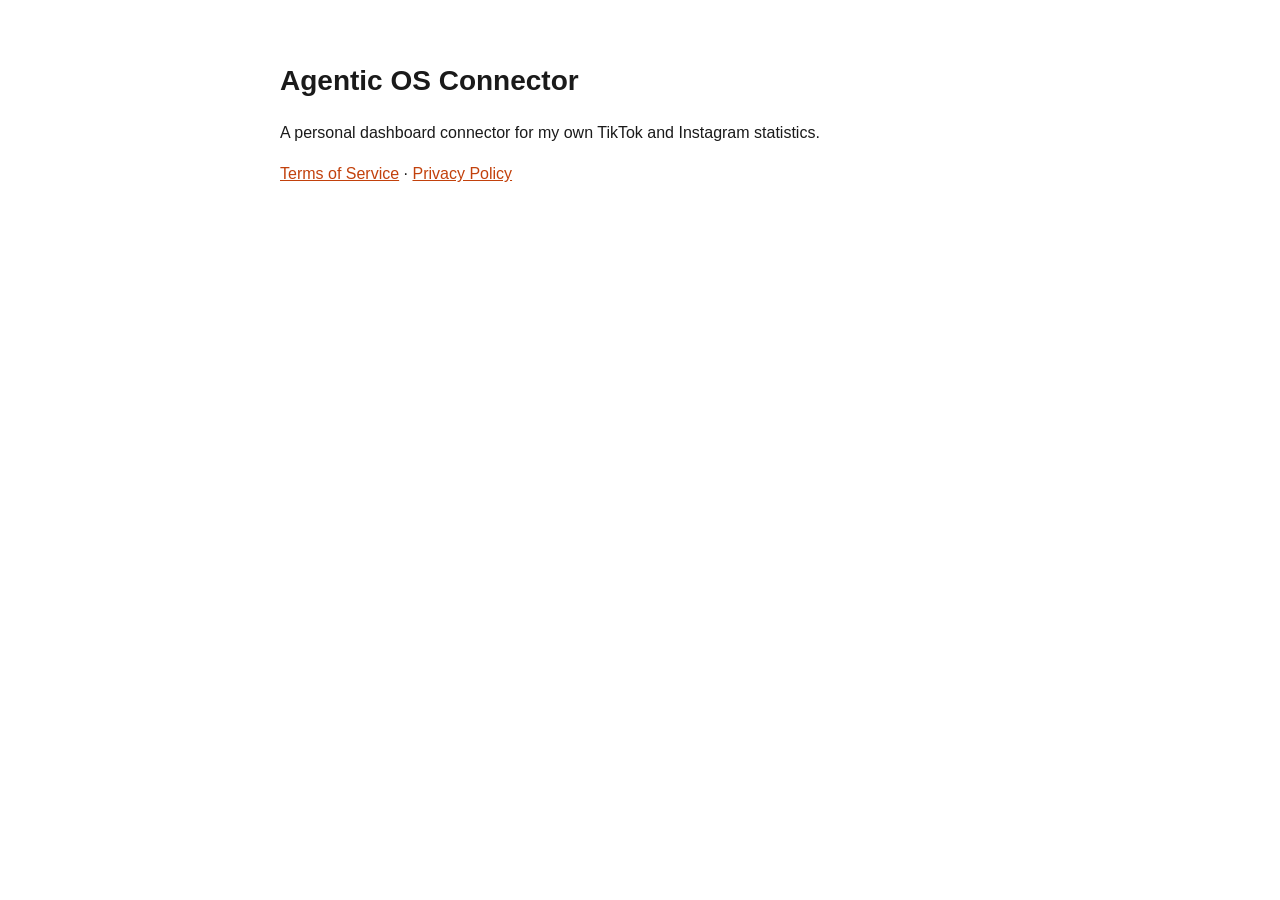
<file: index.html>
<!doctype html><html lang="en"><head><meta charset="utf-8"><meta name="viewport" content="width=device-width,initial-scale=1"><title>Agentic OS Connector</title><link rel="stylesheet" href="style.css"></head><body>
<h1>Agentic OS Connector</h1><p>A personal dashboard connector for my own TikTok and Instagram statistics.</p>
<p><a href="terms.html">Terms of Service</a> · <a href="privacy.html">Privacy Policy</a></p></body></html>
</file>
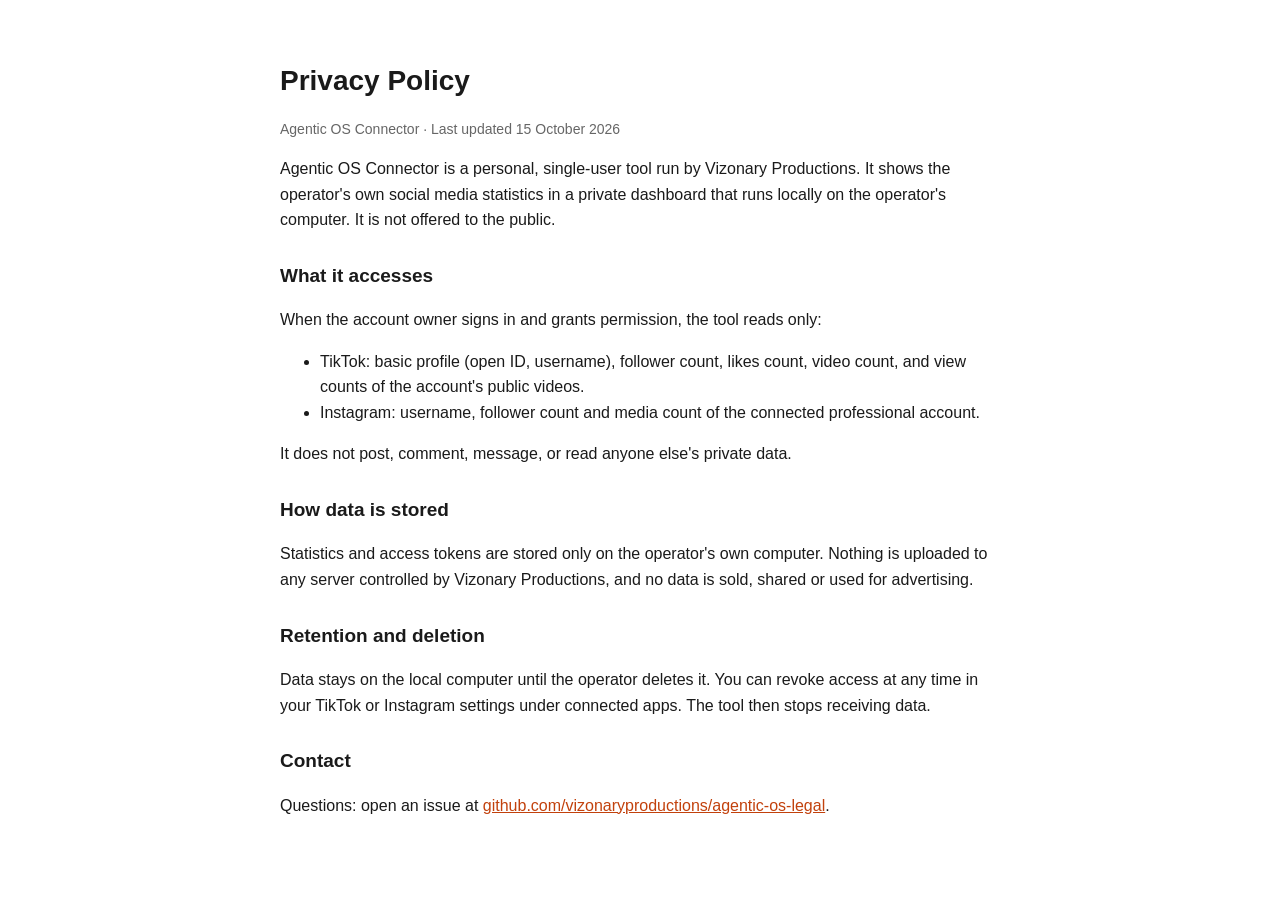
<file: privacy.html>
<!doctype html><html lang="en"><head><meta charset="utf-8"><meta name="viewport" content="width=device-width,initial-scale=1"><title>Privacy Policy · Agentic OS Connector</title><link rel="stylesheet" href="style.css"></head><body>
<h1>Privacy Policy</h1><p class="muted">Agentic OS Connector · Last updated 15 October 2026</p>
<p>Agentic OS Connector is a personal, single-user tool run by Vizonary Productions. It shows the operator's own social media statistics in a private dashboard that runs locally on the operator's computer. It is not offered to the public.</p>
<h2>What it accesses</h2>
<p>When the account owner signs in and grants permission, the tool reads only:</p>
<ul><li>TikTok: basic profile (open ID, username), follower count, likes count, video count, and view counts of the account's public videos.</li>
<li>Instagram: username, follower count and media count of the connected professional account.</li></ul>
<p>It does not post, comment, message, or read anyone else's private data.</p>
<h2>How data is stored</h2>
<p>Statistics and access tokens are stored only on the operator's own computer. Nothing is uploaded to any server controlled by Vizonary Productions, and no data is sold, shared or used for advertising.</p>
<h2>Retention and deletion</h2>
<p>Data stays on the local computer until the operator deletes it. You can revoke access at any time in your TikTok or Instagram settings under connected apps. The tool then stops receiving data.</p>
<h2>Contact</h2>
<p>Questions: open an issue at <a href="https://github.com/vizonaryproductions/agentic-os-legal/issues">github.com/vizonaryproductions/agentic-os-legal</a>.</p>
</body></html>
</file>
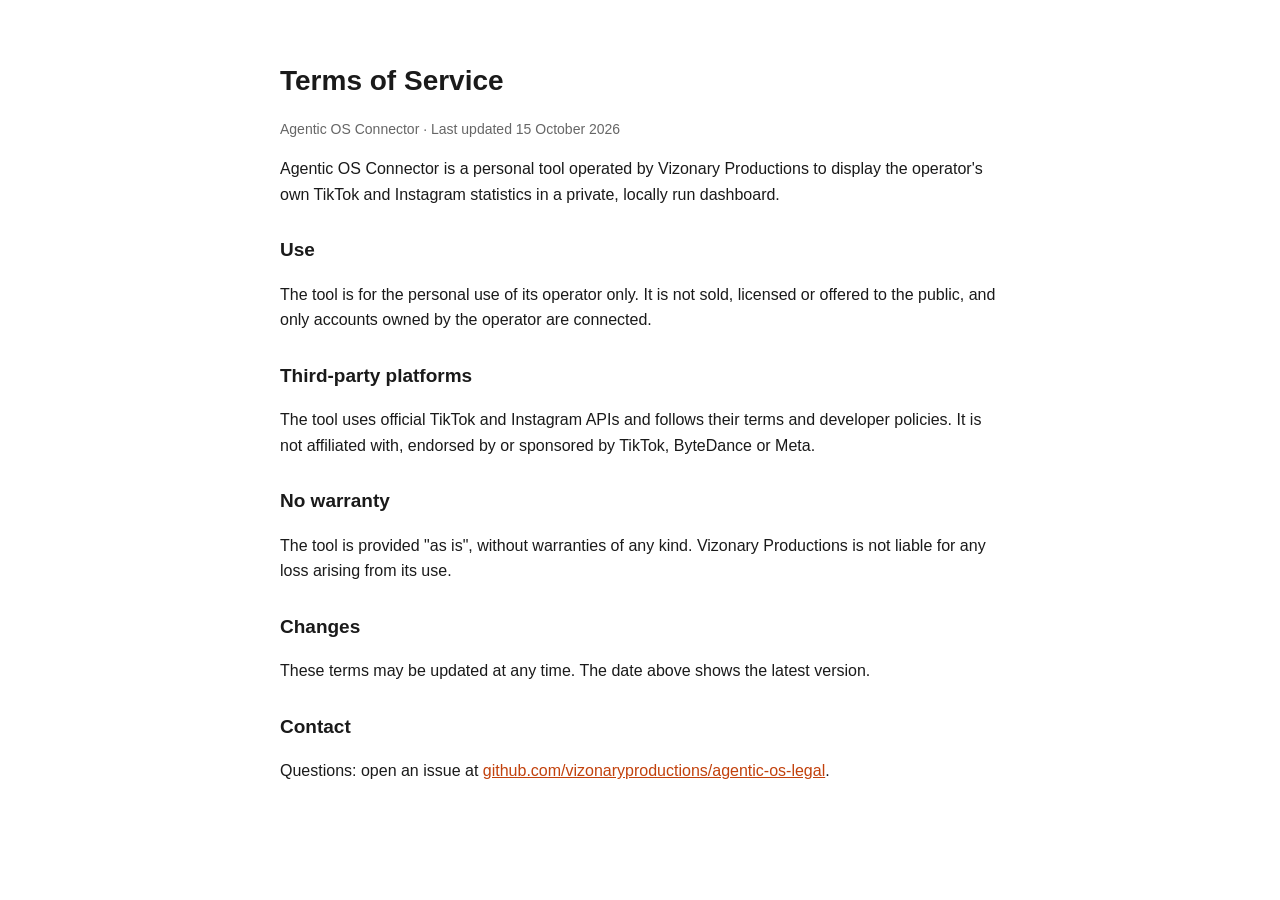
<file: terms.html>
<!doctype html><html lang="en"><head><meta charset="utf-8"><meta name="viewport" content="width=device-width,initial-scale=1"><title>Terms of Service · Agentic OS Connector</title><link rel="stylesheet" href="style.css"></head><body>
<h1>Terms of Service</h1><p class="muted">Agentic OS Connector · Last updated 15 October 2026</p>
<p>Agentic OS Connector is a personal tool operated by Vizonary Productions to display the operator's own TikTok and Instagram statistics in a private, locally run dashboard.</p>
<h2>Use</h2>
<p>The tool is for the personal use of its operator only. It is not sold, licensed or offered to the public, and only accounts owned by the operator are connected.</p>
<h2>Third-party platforms</h2>
<p>The tool uses official TikTok and Instagram APIs and follows their terms and developer policies. It is not affiliated with, endorsed by or sponsored by TikTok, ByteDance or Meta.</p>
<h2>No warranty</h2>
<p>The tool is provided "as is", without warranties of any kind. Vizonary Productions is not liable for any loss arising from its use.</p>
<h2>Changes</h2>
<p>These terms may be updated at any time. The date above shows the latest version.</p>
<h2>Contact</h2>
<p>Questions: open an issue at <a href="https://github.com/vizonaryproductions/agentic-os-legal/issues">github.com/vizonaryproductions/agentic-os-legal</a>.</p>
</body></html>
</file>
<file: style.css>
body{font:16px/1.6 -apple-system,BlinkMacSystemFont,"Segoe UI",sans-serif;max-width:720px;margin:0 auto;padding:40px 20px;color:#1a1a1a;background:#fff}
h1{font-size:28px;margin-bottom:4px}h2{font-size:19px;margin-top:28px}.muted{color:#666;font-size:14px}a{color:#c2410c}
</file>
